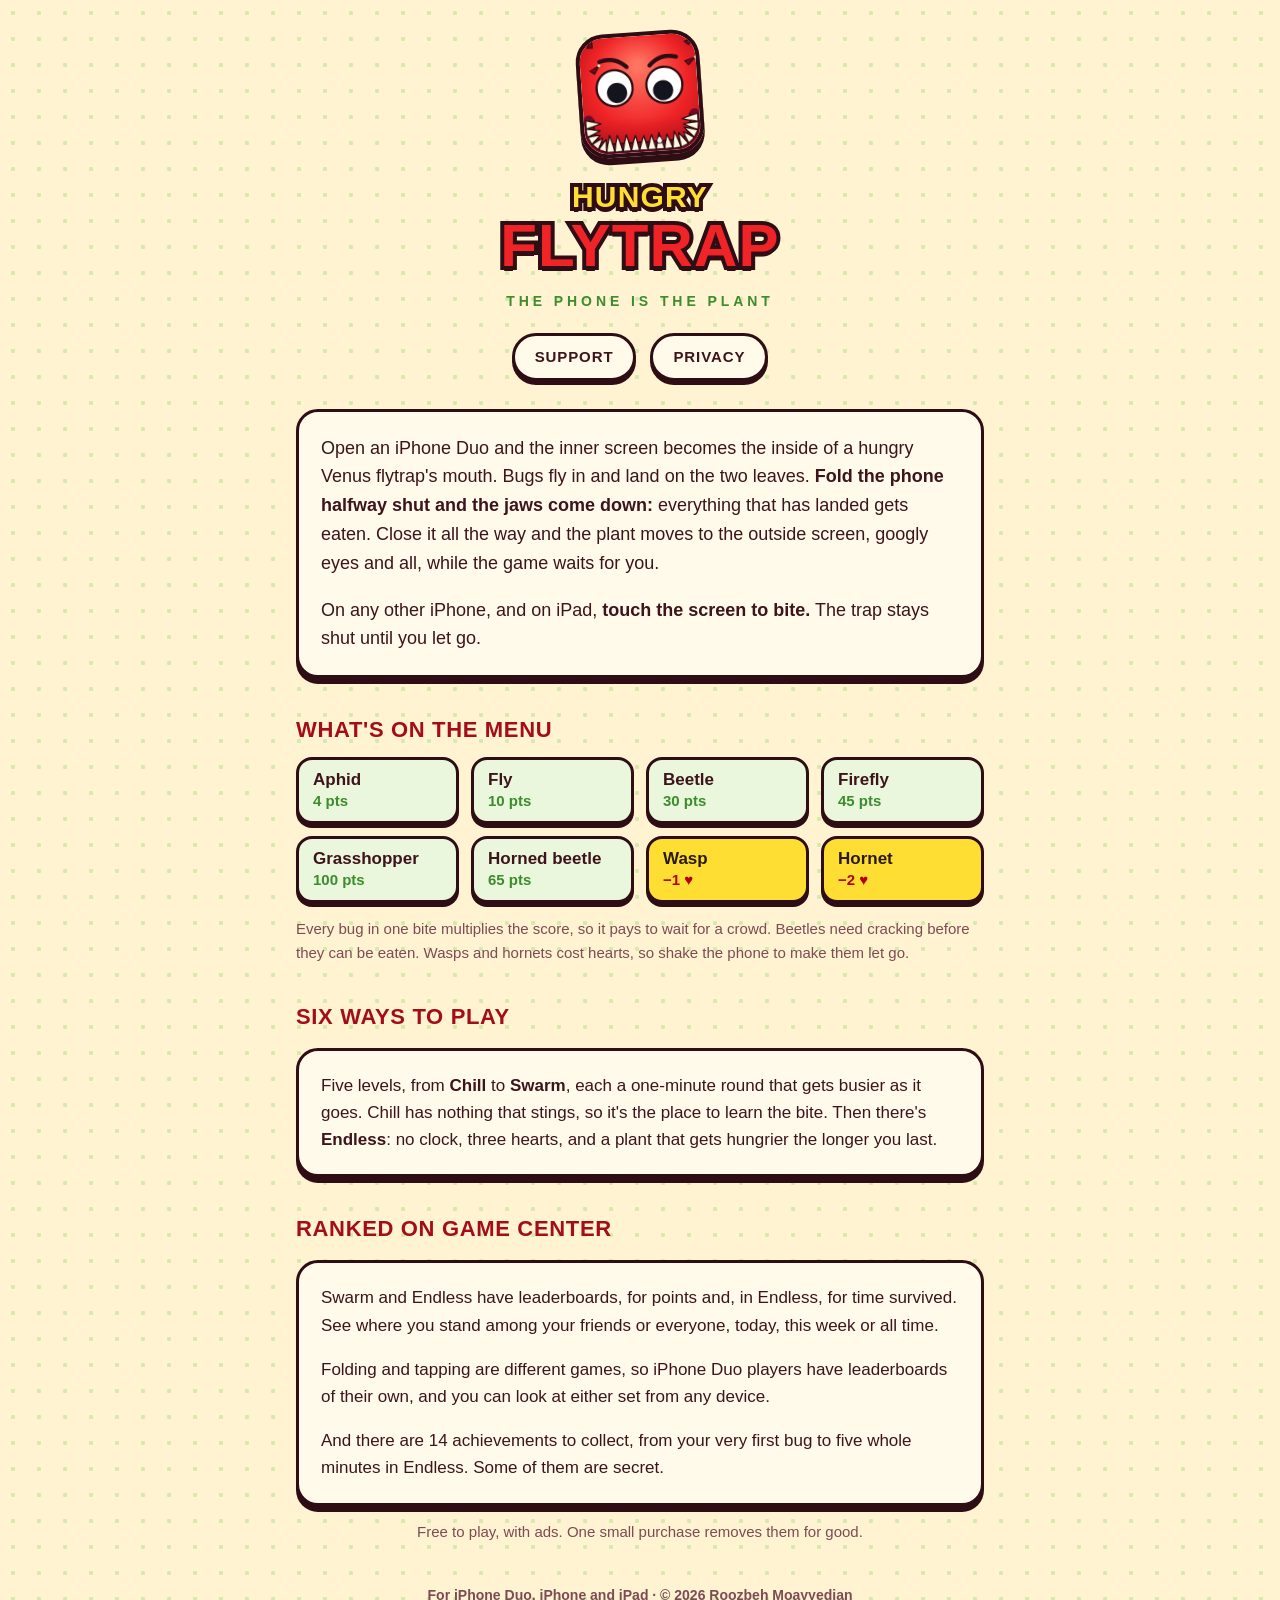
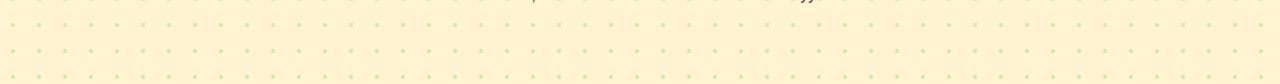
<file: index.html>
<!doctype html>
<html lang="en">
<head>
<meta charset="utf-8">
<meta name="viewport" content="width=device-width, initial-scale=1">
<title>Hungry Flytrap</title>
<meta name="description" content="Hungry Flytrap is a cartoon arcade game for iPhone Duo, iPhone and iPad. Your phone is a hungry Venus flytrap: snap up the bugs, leave the wasps alone. On iPhone Duo, folding the phone is the bite.">
<meta name="theme-color" content="#f02426">
<meta property="og:title" content="Hungry Flytrap">
<meta property="og:description" content="The phone is the plant. Eat the bugs, not the wasps.">
<meta property="og:image" content="https://roozbehmd.github.io/hungryflytrap/icon.png">
<link rel="icon" href="icon.png">
<link rel="apple-touch-icon" href="icon.png">
<link rel="stylesheet" href="style.css">
</head>
<body>
<main>
<header>
  <img class="icon" src="icon.png" alt="Hungry Flytrap app icon: a red plant face with googly eyes and a row of teeth">
  <h1><span class="small">HUNGRY</span> FLYTRAP</h1>
  <div class="sub">THE PHONE IS THE PLANT</div>
  <nav><a href="support.html">SUPPORT</a><a href="privacy.html">PRIVACY</a></nav>
</header>

<div class="card lead">
  <p>Open an iPhone Duo and the inner screen becomes the inside of a hungry Venus flytrap's mouth. Bugs fly in and land on the two leaves. <strong>Fold the phone halfway shut and the jaws come down:</strong> everything that has landed gets eaten. Close it all the way and the plant moves to the outside screen, googly eyes and all, while the game waits for you.</p>
  <p>On any other iPhone, and on iPad, <strong>touch the screen to bite.</strong> The trap stays shut until you let go.</p>
</div>

<h2>WHAT'S ON THE MENU</h2>
<div class="menu">
  <div class="bug"><span>Aphid</span><b>4 pts</b></div>
  <div class="bug"><span>Fly</span><b>10 pts</b></div>
  <div class="bug"><span>Beetle</span><b>30 pts</b></div>
  <div class="bug"><span>Firefly</span><b>45 pts</b></div>
  <div class="bug"><span>Grasshopper</span><b>100 pts</b></div>
  <div class="bug"><span>Horned beetle</span><b>65 pts</b></div>
  <div class="bug sting"><span>Wasp</span><b>−1 ♥</b></div>
  <div class="bug sting"><span>Hornet</span><b>−2 ♥</b></div>
</div>
<p class="note">Every bug in one bite multiplies the score, so it pays to wait for a crowd. Beetles need cracking before they can be eaten. Wasps and hornets cost hearts, so shake the phone to make them let go.</p>

<h2>SIX WAYS TO PLAY</h2>
<div class="card">
  <p>Five levels, from <strong>Chill</strong> to <strong>Swarm</strong>, each a one-minute round that gets busier as it goes. Chill has nothing that stings, so it's the place to learn the bite. Then there's <strong>Endless</strong>: no clock, three hearts, and a plant that gets hungrier the longer you last.</p>
</div>

<h2>RANKED ON GAME CENTER</h2>
<div class="card">
  <p>Swarm and Endless have leaderboards, for points and, in Endless, for time survived. See where you stand among your friends or everyone, today, this week or all time.</p>
  <p>Folding and tapping are different games, so iPhone Duo players have leaderboards of their own, and you can look at either set from any device.</p>
  <p>And there are 14 achievements to collect, from your very first bug to five whole minutes in Endless. Some of them are secret.</p>
</div>

<p class="note" style="text-align:center">Free to play, with ads. One small purchase removes them for good.</p>

<p class="foot">For iPhone Duo, iPhone and iPad · © 2026 Roozbeh Moayyedian</p>
</main>
</body>
</html>
</file>
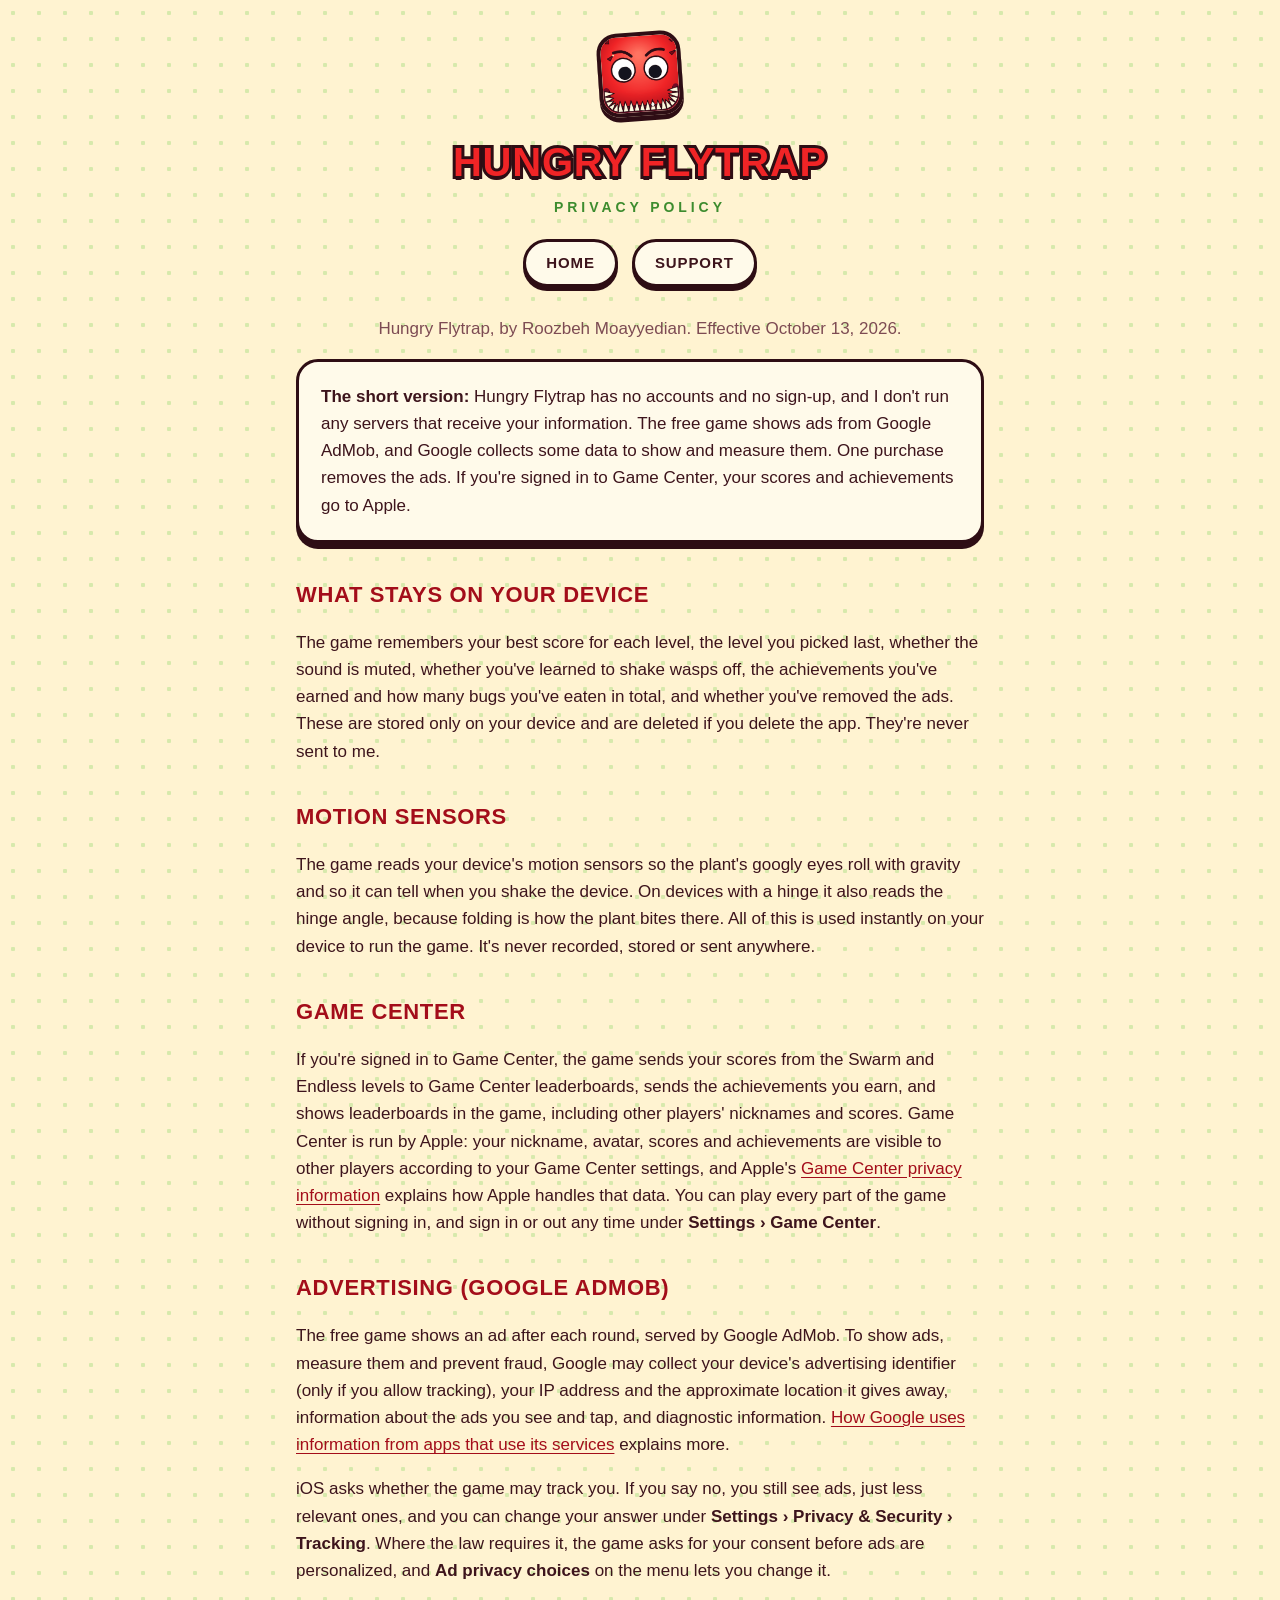
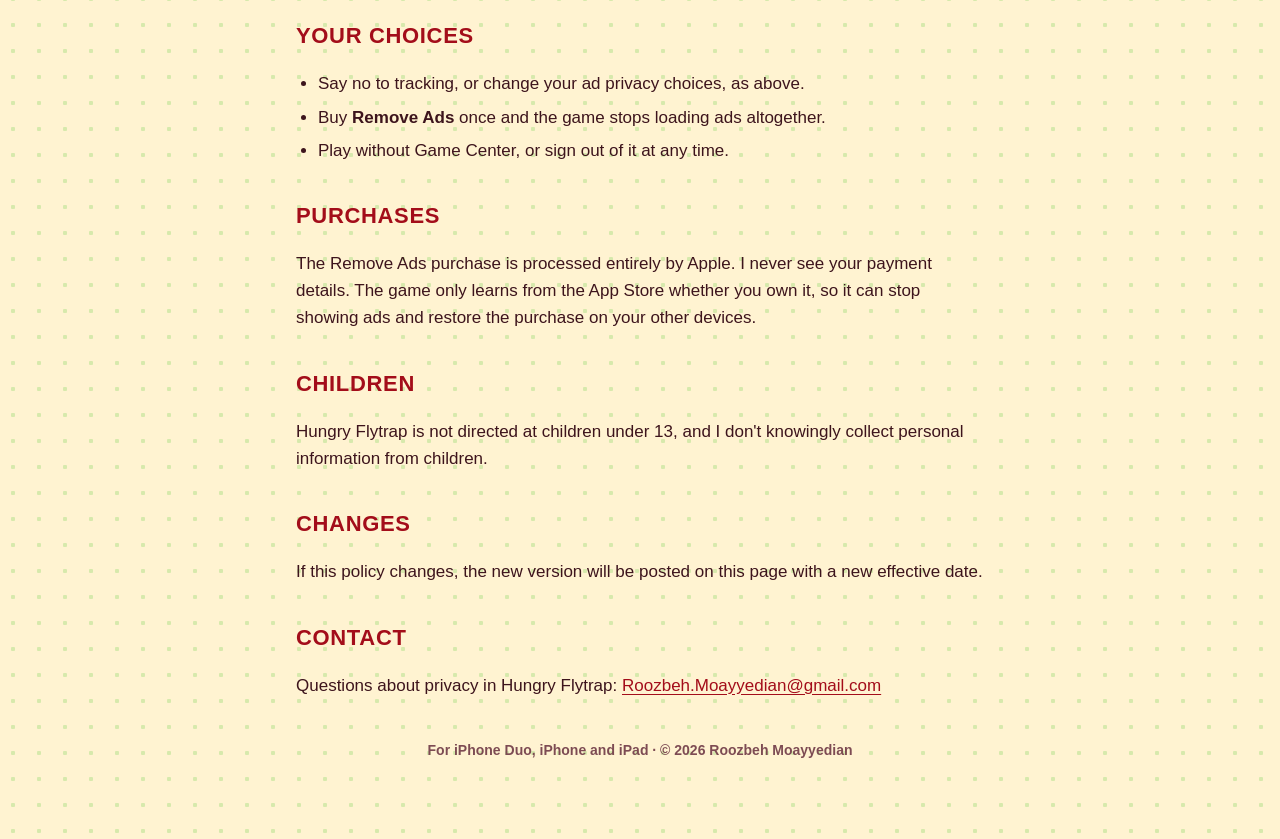
<file: privacy.html>
<!doctype html>
<html lang="en">
<head>
<meta charset="utf-8">
<meta name="viewport" content="width=device-width, initial-scale=1">
<title>Privacy Policy · Hungry Flytrap</title>
<meta name="description" content="Privacy policy for Hungry Flytrap.">
<meta name="theme-color" content="#f02426">
<link rel="icon" href="icon.png">
<link rel="apple-touch-icon" href="icon.png">
<link rel="stylesheet" href="style.css">
</head>
<body class="page">
<main>
<header>
  <img class="icon" src="icon.png" alt="Hungry Flytrap app icon">
  <h1>HUNGRY FLYTRAP</h1>
  <div class="sub">PRIVACY POLICY</div>
  <nav><a href="index.html">HOME</a><a href="support.html">SUPPORT</a></nav>
</header>

<p class="lede">Hungry Flytrap, by Roozbeh Moayyedian. Effective October 13, 2026.</p>

<div class="card">
<p><strong>The short version:</strong> Hungry Flytrap has no accounts and no sign-up, and I don't run any servers that receive your information. The free game shows ads from Google AdMob, and Google collects some data to show and measure them. One purchase removes the ads. If you're signed in to Game Center, your scores and achievements go to Apple.</p>
</div>

<h2>WHAT STAYS ON YOUR DEVICE</h2>
<p>The game remembers your best score for each level, the level you picked last, whether the sound is muted, whether you've learned to shake wasps off, the achievements you've earned and how many bugs you've eaten in total, and whether you've removed the ads. These are stored only on your device and are deleted if you delete the app. They're never sent to me.</p>

<h2>MOTION SENSORS</h2>
<p>The game reads your device's motion sensors so the plant's googly eyes roll with gravity and so it can tell when you shake the device. On devices with a hinge it also reads the hinge angle, because folding is how the plant bites there. All of this is used instantly on your device to run the game. It's never recorded, stored or sent anywhere.</p>

<h2>GAME CENTER</h2>
<p>If you're signed in to Game Center, the game sends your scores from the Swarm and Endless levels to Game Center leaderboards, sends the achievements you earn, and shows leaderboards in the game, including other players' nicknames and scores. Game Center is run by Apple: your nickname, avatar, scores and achievements are visible to other players according to your Game Center settings, and Apple's <a href="https://www.apple.com/legal/privacy/data/en/game-center/">Game Center privacy information</a> explains how Apple handles that data. You can play every part of the game without signing in, and sign in or out any time under <strong>Settings › Game Center</strong>.</p>

<h2>ADVERTISING (GOOGLE ADMOB)</h2>
<p>The free game shows an ad after each round, served by Google AdMob. To show ads, measure them and prevent fraud, Google may collect your device's advertising identifier (only if you allow tracking), your IP address and the approximate location it gives away, information about the ads you see and tap, and diagnostic information. <a href="https://policies.google.com/technologies/partner-sites">How Google uses information from apps that use its services</a> explains more.</p>
<p>iOS asks whether the game may track you. If you say no, you still see ads, just less relevant ones, and you can change your answer under <strong>Settings › Privacy &amp; Security › Tracking</strong>. Where the law requires it, the game asks for your consent before ads are personalized, and <strong>Ad privacy choices</strong> on the menu lets you change it.</p>

<h2>YOUR CHOICES</h2>
<ul>
<li>Say no to tracking, or change your ad privacy choices, as above.</li>
<li>Buy <strong>Remove Ads</strong> once and the game stops loading ads altogether.</li>
<li>Play without Game Center, or sign out of it at any time.</li>
</ul>

<h2>PURCHASES</h2>
<p>The Remove Ads purchase is processed entirely by Apple. I never see your payment details. The game only learns from the App Store whether you own it, so it can stop showing ads and restore the purchase on your other devices.</p>

<h2>CHILDREN</h2>
<p>Hungry Flytrap is not directed at children under 13, and I don't knowingly collect personal information from children.</p>

<h2>CHANGES</h2>
<p>If this policy changes, the new version will be posted on this page with a new effective date.</p>

<h2>CONTACT</h2>
<p>Questions about privacy in Hungry Flytrap: <a href="mailto:Roozbeh.Moayyedian@gmail.com">Roozbeh.Moayyedian@gmail.com</a></p>

<p class="foot">For iPhone Duo, iPhone and iPad · © 2026 Roozbeh Moayyedian</p>
</main>
</body>
</html>
</file>
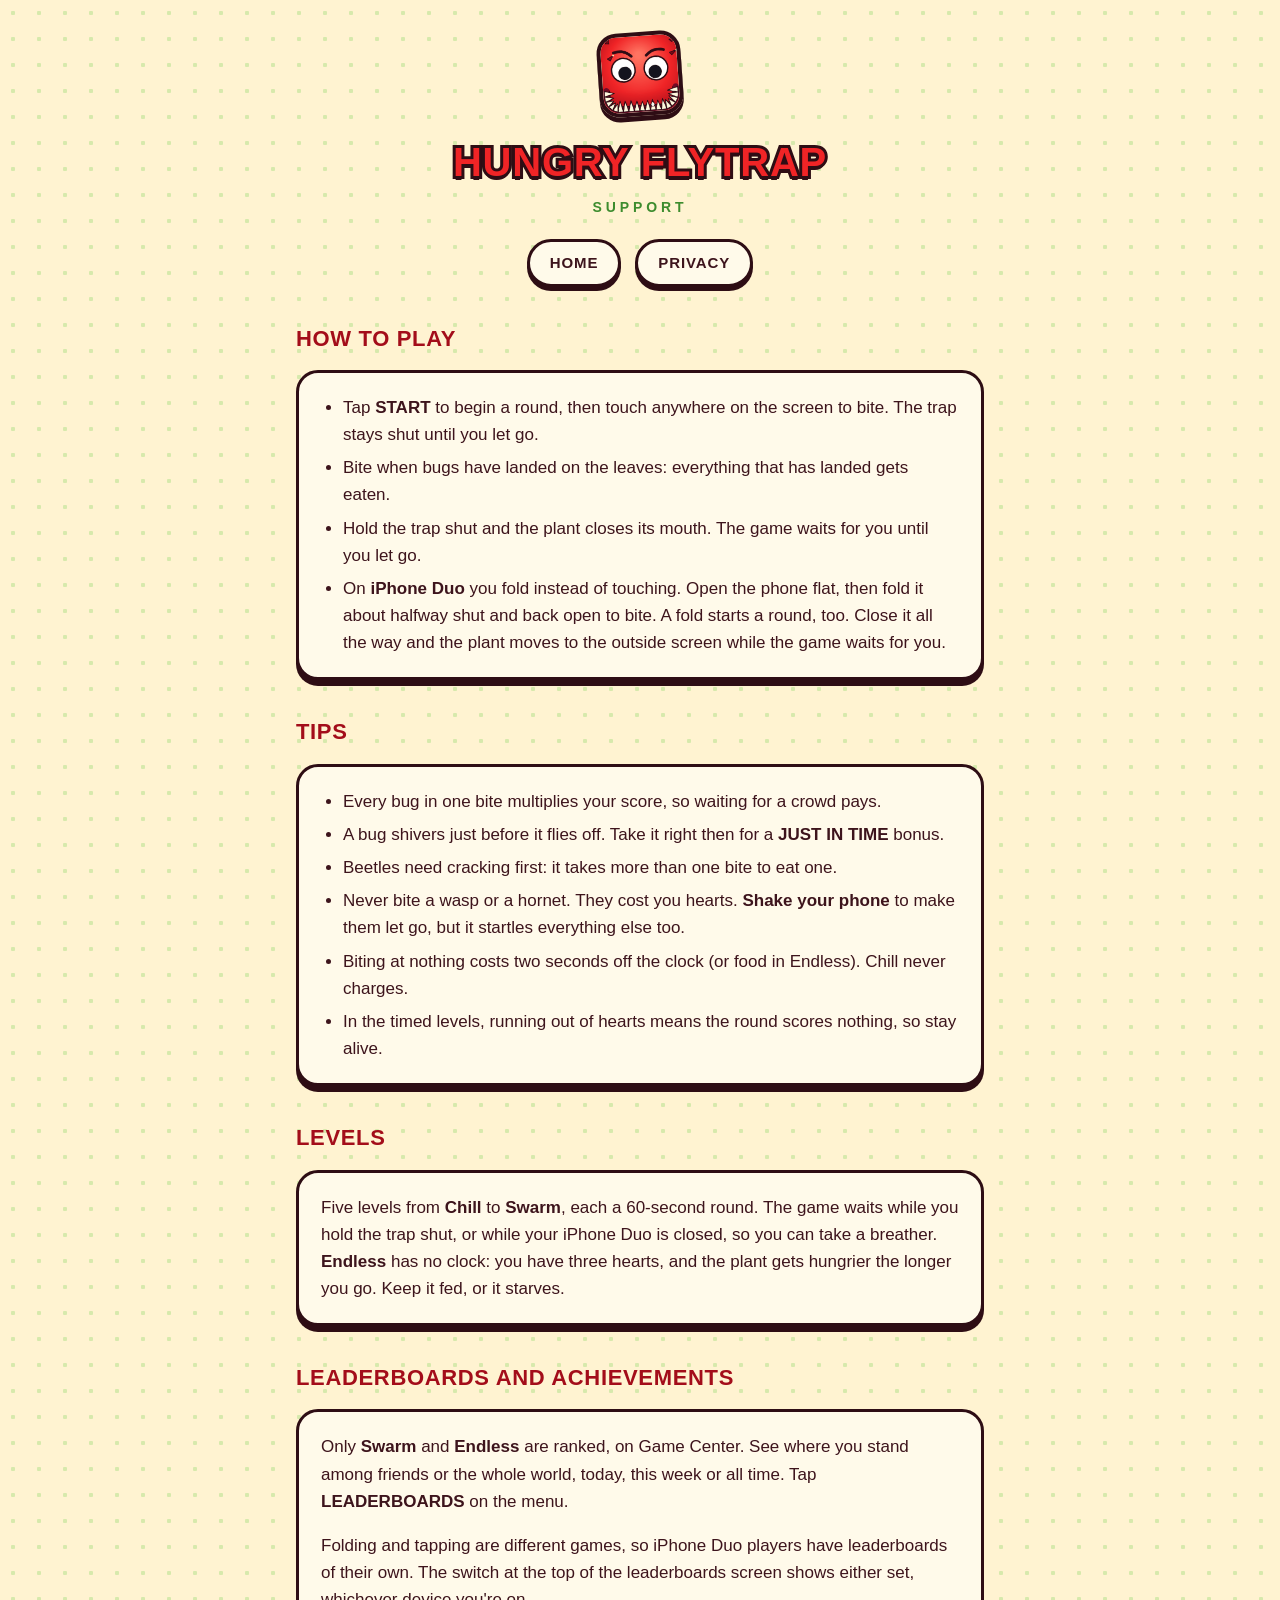
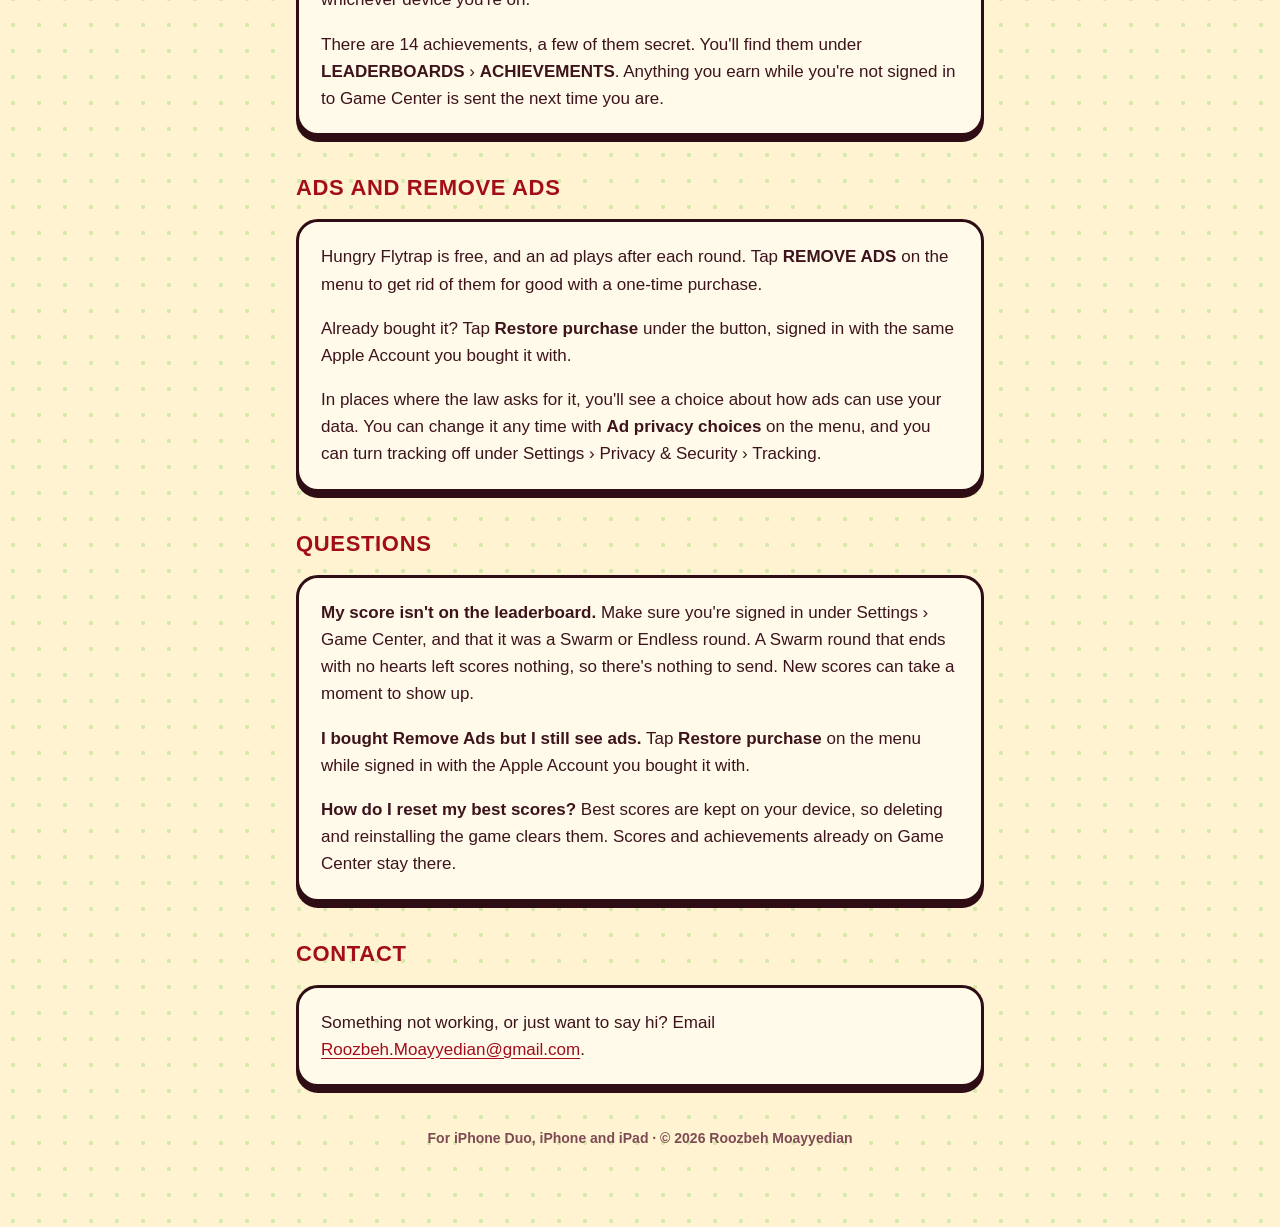
<file: support.html>
<!doctype html>
<html lang="en">
<head>
<meta charset="utf-8">
<meta name="viewport" content="width=device-width, initial-scale=1">
<title>Support · Hungry Flytrap</title>
<meta name="description" content="Help, tips and contact for Hungry Flytrap.">
<meta name="theme-color" content="#f02426">
<link rel="icon" href="icon.png">
<link rel="apple-touch-icon" href="icon.png">
<link rel="stylesheet" href="style.css">
</head>
<body class="page">
<main>
<header>
  <img class="icon" src="icon.png" alt="Hungry Flytrap app icon">
  <h1>HUNGRY FLYTRAP</h1>
  <div class="sub">SUPPORT</div>
  <nav><a href="index.html">HOME</a><a href="privacy.html">PRIVACY</a></nav>
</header>

<h2>HOW TO PLAY</h2>
<div class="card">
<ul>
<li>Tap <strong>START</strong> to begin a round, then touch anywhere on the screen to bite. The trap stays shut until you let go.</li>
<li>Bite when bugs have landed on the leaves: everything that has landed gets eaten.</li>
<li>Hold the trap shut and the plant closes its mouth. The game waits for you until you let go.</li>
<li>On <strong>iPhone Duo</strong> you fold instead of touching. Open the phone flat, then fold it about halfway shut and back open to bite. A fold starts a round, too. Close it all the way and the plant moves to the outside screen while the game waits for you.</li>
</ul>
</div>

<h2>TIPS</h2>
<div class="card">
<ul>
<li>Every bug in one bite multiplies your score, so waiting for a crowd pays.</li>
<li>A bug shivers just before it flies off. Take it right then for a <strong>JUST IN TIME</strong> bonus.</li>
<li>Beetles need cracking first: it takes more than one bite to eat one.</li>
<li>Never bite a wasp or a hornet. They cost you hearts. <strong>Shake your phone</strong> to make them let go, but it startles everything else too.</li>
<li>Biting at nothing costs two seconds off the clock (or food in Endless). Chill never charges.</li>
<li>In the timed levels, running out of hearts means the round scores nothing, so stay alive.</li>
</ul>
</div>

<h2>LEVELS</h2>
<div class="card">
<p>Five levels from <strong>Chill</strong> to <strong>Swarm</strong>, each a 60-second round. The game waits while you hold the trap shut, or while your iPhone Duo is closed, so you can take a breather. <strong>Endless</strong> has no clock: you have three hearts, and the plant gets hungrier the longer you go. Keep it fed, or it starves.</p>
</div>

<h2>LEADERBOARDS AND ACHIEVEMENTS</h2>
<div class="card">
<p>Only <strong>Swarm</strong> and <strong>Endless</strong> are ranked, on Game Center. See where you stand among friends or the whole world, today, this week or all time. Tap <strong>LEADERBOARDS</strong> on the menu.</p>
<p>Folding and tapping are different games, so iPhone Duo players have leaderboards of their own. The switch at the top of the leaderboards screen shows either set, whichever device you're on.</p>
<p>There are 14 achievements, a few of them secret. You'll find them under <strong>LEADERBOARDS</strong> › <strong>ACHIEVEMENTS</strong>. Anything you earn while you're not signed in to Game Center is sent the next time you are.</p>
</div>

<h2>ADS AND REMOVE ADS</h2>
<div class="card">
<p>Hungry Flytrap is free, and an ad plays after each round. Tap <strong>REMOVE ADS</strong> on the menu to get rid of them for good with a one-time purchase.</p>
<p>Already bought it? Tap <strong>Restore purchase</strong> under the button, signed in with the same Apple Account you bought it with.</p>
<p>In places where the law asks for it, you'll see a choice about how ads can use your data. You can change it any time with <strong>Ad privacy choices</strong> on the menu, and you can turn tracking off under Settings › Privacy &amp; Security › Tracking.</p>
</div>

<h2>QUESTIONS</h2>
<div class="card">
<p><strong>My score isn't on the leaderboard.</strong> Make sure you're signed in under Settings › Game Center, and that it was a Swarm or Endless round. A Swarm round that ends with no hearts left scores nothing, so there's nothing to send. New scores can take a moment to show up.</p>
<p><strong>I bought Remove Ads but I still see ads.</strong> Tap <strong>Restore purchase</strong> on the menu while signed in with the Apple Account you bought it with.</p>
<p><strong>How do I reset my best scores?</strong> Best scores are kept on your device, so deleting and reinstalling the game clears them. Scores and achievements already on Game Center stay there.</p>
</div>

<h2>CONTACT</h2>
<div class="card">
<p>Something not working, or just want to say hi? Email <a href="mailto:Roozbeh.Moayyedian@gmail.com">Roozbeh.Moayyedian@gmail.com</a>.</p>
</div>

<p class="foot">For iPhone Duo, iPhone and iPad · © 2026 Roozbeh Moayyedian</p>
</main>
</body>
</html>
</file>
<file: style.css>
/* Hungry Flytrap: the game's own cartoon look. Thick dark outlines, cream panels, plant red. */
:root {
  --bg: #fff3d1;
  --dot: rgba(112, 209, 77, 0.28);
  --panel: #fffaea;
  --ink: #3d141c;
  --muted: #7d4b53;
  --outline: #2e0d14;
  --red: #f02426;
  --red-text: #a30d1a;
  --green: #3d8c2e;
  --chip: #eaf7dc;
  --sting: #ffde33;
}
@media (prefers-color-scheme: dark) {
  :root {
    --bg: #1c0610;
    --dot: rgba(112, 209, 77, 0.14);
    --panel: #2c0c17;
    --ink: #fff3e6;
    --muted: #e0b4ba;
    --outline: #000000;
    --red: #ff3b36;
    --red-text: #ff9a8f;
    --green: #8be06a;
    --chip: #213a1a;
    --sting: #ffde33;
  }
}

* { box-sizing: border-box; }
html { -webkit-text-size-adjust: 100%; }
body {
  margin: 0;
  background-color: var(--bg);
  background-image: radial-gradient(var(--dot) 2px, transparent 2.5px);
  background-size: 26px 26px;
  color: var(--ink);
  font: 17px/1.6 -apple-system, BlinkMacSystemFont, "Segoe UI", Roboto, sans-serif;
}
main { max-width: 720px; margin: 0 auto; padding: 32px 16px 64px; }

/* Chunky rounded type, like the game's menus (SF Rounded on Apple devices). */
h1, h2, .sub, nav a, .bug, .foot {
  font-family: ui-rounded, "SF Pro Rounded", "Arial Rounded MT Bold", "Nunito", -apple-system, sans-serif;
}

header { text-align: center; margin-bottom: 28px; }
.icon {
  width: 124px; height: 124px;
  border-radius: 28px;
  border: 4px solid var(--outline);
  box-shadow: 0 7px 0 var(--outline);
  transform: rotate(-4deg);
}
.page .icon { width: 84px; height: 84px; border-radius: 20px; box-shadow: 0 5px 0 var(--outline); }

h1 {
  margin: 18px 0 2px;
  font-size: clamp(38px, 11vw, 60px);
  font-weight: 900;
  line-height: 1;
  letter-spacing: 0.02em;
  color: var(--red);
  -webkit-text-stroke: 8px var(--outline);
  paint-order: stroke fill;
  text-shadow: 0 5px 0 var(--outline);
}
h1 .small { display: block; font-size: 0.5em; color: var(--sting); margin-bottom: 4px; }
.page h1 { font-size: clamp(30px, 8vw, 40px); -webkit-text-stroke: 6px var(--outline); text-shadow: 0 4px 0 var(--outline); }

.sub {
  margin-top: 14px;
  color: var(--green);
  font-size: 14px;
  font-weight: 900;
  letter-spacing: 0.28em;
}

nav { display: flex; gap: 14px; justify-content: center; flex-wrap: wrap; margin-top: 20px; }
nav a {
  padding: 9px 20px;
  border: 3px solid var(--outline);
  border-radius: 999px;
  background: var(--panel);
  box-shadow: 0 4px 0 var(--outline);
  color: var(--ink);
  font-size: 15px;
  font-weight: 900;
  letter-spacing: 0.06em;
  text-decoration: none;
}
nav a:hover { transform: translateY(-1px); box-shadow: 0 5px 0 var(--outline); }
nav a:active { transform: translateY(3px); box-shadow: 0 1px 0 var(--outline); }

h2 {
  margin: 34px 0 10px;
  color: var(--red-text);
  font-size: 22px;
  font-weight: 900;
  letter-spacing: 0.03em;
}

.card {
  background: var(--panel);
  border: 3px solid var(--outline);
  border-radius: 22px;
  box-shadow: 0 6px 0 var(--outline);
  padding: 4px 22px;
  margin-top: 14px;
}
.card.lead { font-size: 18px; }
ul { padding-left: 22px; }
li { margin: 6px 0; }
a { color: var(--red-text); text-underline-offset: 3px; }
strong { color: inherit; }

.menu { display: grid; grid-template-columns: repeat(auto-fill, minmax(140px, 1fr)); gap: 12px; }
.bug {
  display: flex; flex-direction: column; align-items: flex-start;
  line-height: 1.3;
  padding: 9px 14px 10px;
  background: var(--chip);
  border: 3px solid var(--outline);
  border-radius: 16px;
  box-shadow: 0 4px 0 var(--outline);
  font-weight: 800;
}
.bug b { font-weight: 900; font-size: 15px; color: var(--green); white-space: nowrap; }
.bug.sting { background: var(--sting); color: #2b1a0e; }
.bug.sting b { color: #b3000f; }
.note { color: var(--muted); font-size: 15px; margin-top: 14px; }

.lede { text-align: center; color: var(--muted); }
.foot { text-align: center; color: var(--muted); font-size: 14px; font-weight: 700; margin-top: 40px; }
</file>
